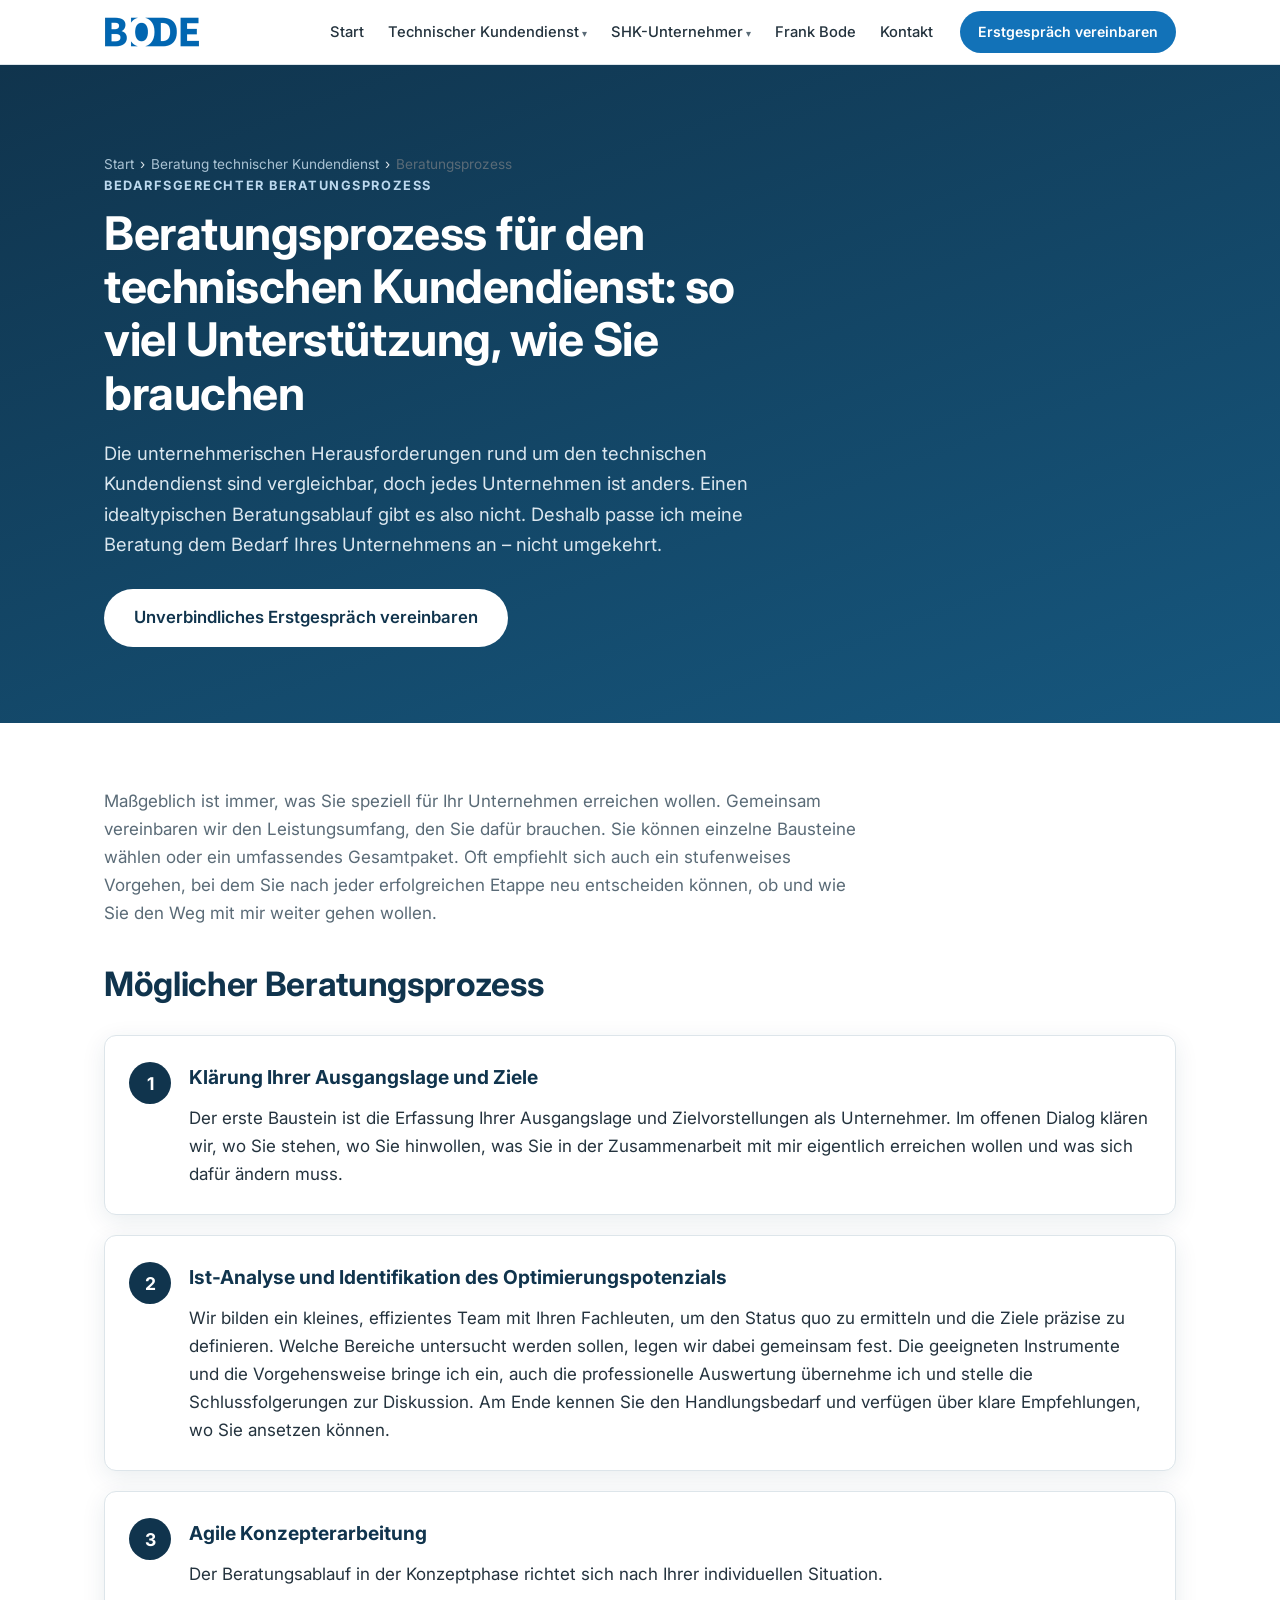
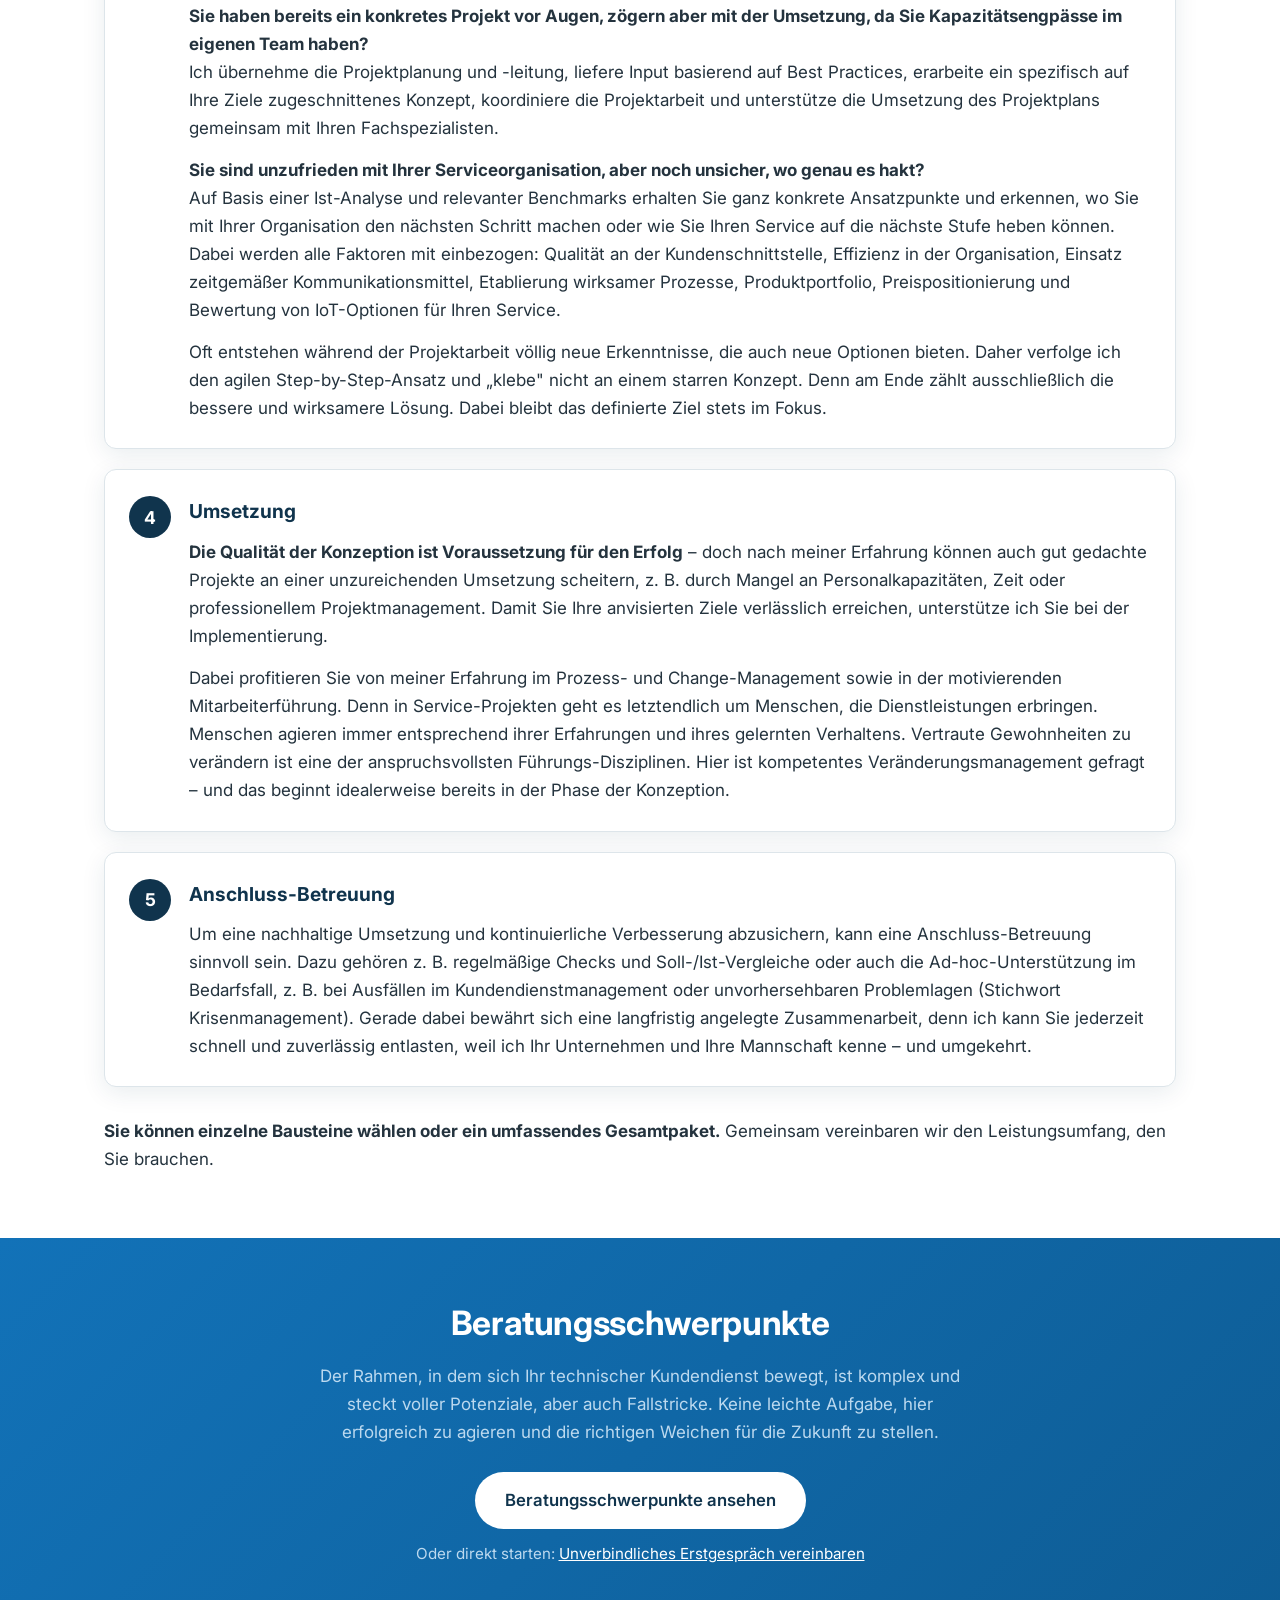
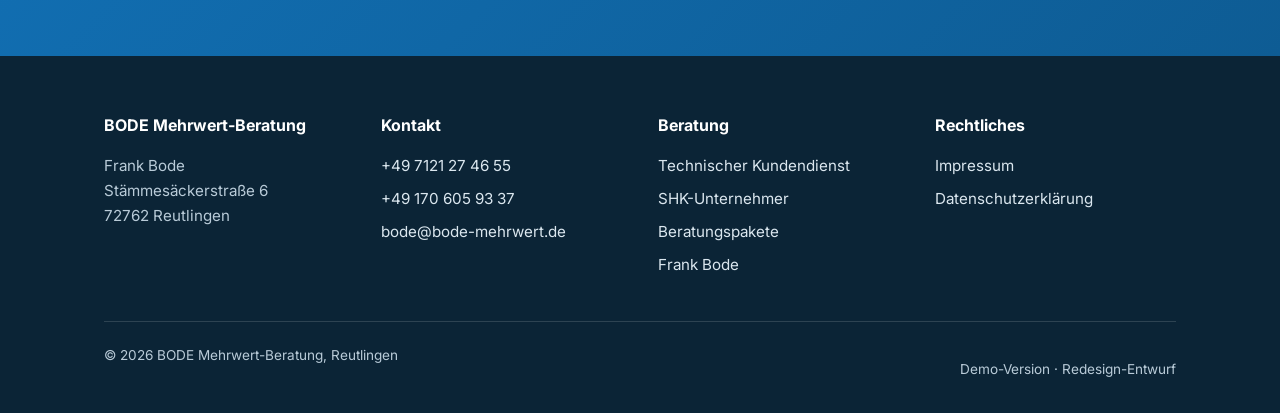
<file: beratungsprozess-techn-kundendienst.html>
<!DOCTYPE html>
<html lang="de">
<head>
<meta charset="utf-8">
<meta name="viewport" content="width=device-width, initial-scale=1.0">
<title>Beratungsprozess technischer Kundendienst: 5 Bausteine – BODE Mehrwert-Beratung</title>
<meta name="description" content="Bedarfsgerechter Beratungsprozess in 5 Bausteinen: von der Klärung der Ausgangslage über Ist-Analyse und agile Konzepterarbeitung bis zur Umsetzung.">
<meta name="robots" content="index,follow">
<link rel="preconnect" href="https://fonts.googleapis.com">
<link rel="preconnect" href="https://fonts.gstatic.com" crossorigin>
<link href="https://fonts.googleapis.com/css2?family=Inter:wght@400;500;600;700;800&display=swap" rel="stylesheet">
<link rel="stylesheet" href="css/style.css">
<script type="application/ld+json">
{
  "@context": "https://schema.org",
  "@type": "BreadcrumbList",
  "itemListElement": [
    { "@type": "ListItem", "position": 1, "name": "Start", "item": "index.html" },
    { "@type": "ListItem", "position": 2, "name": "Beratung technischer Kundendienst", "item": "beratung.html" },
    { "@type": "ListItem", "position": 3, "name": "Beratungsprozess", "item": "beratungsprozess-techn-kundendienst.html" }
  ]
}
</script>
</head>
<body>
<a class="skip-link" href="#inhalt">Zum Inhalt springen</a>

<header class="site-header">
  <div class="container header-inner">
    <a class="logo" href="index.html"><img src="assets/logo.webp" alt="BODE Mehrwert-Beratung – zur Startseite" width="99" height="30"></a>
    <button class="nav-toggle" aria-expanded="false" aria-label="Menü öffnen">☰</button>
    <nav class="main-nav" aria-label="Hauptnavigation">
      <ul>
        <li><a href="index.html">Start</a></li>
        <li class="has-sub"><a href="beratung.html">Technischer Kundendienst</a>
          <ul>
            <li><a href="beratung.html">Beratung</a></li>
            <li><a href="beratungsprozess-techn-kundendienst.html" aria-current="page">Beratungsprozess</a></li>
            <li><a href="beratungsschwerpunkte.html">Beratungsschwerpunkte</a></li>
          </ul>
        </li>
        <li class="has-sub"><a href="mehrwert-beratung.html">SHK-Unternehmer</a>
          <ul>
            <li><a href="mehrwert-beratung.html">Mehrwert-Beratung</a></li>
            <li><a href="beratungsprozess.html">Beratungsprozess</a></li>
            <li><a href="beratungspakete.html">Beratungspakete</a></li>
          </ul>
        </li>
        <li><a href="frank-bode.html">Frank Bode</a></li>
        <li><a href="kontakt.html">Kontakt</a></li>
      </ul>
    </nav>
    <a class="btn btn-sm header-cta" href="kontakt.html">Erstgespräch vereinbaren</a>
  </div>
</header>

<main id="inhalt">

  <div class="hero">
    <div class="container">
      <nav class="breadcrumb" aria-label="Brotkrumen">
        <ol><li><a href="index.html" style="color:#a9c2d3">Start</a></li><li><a href="beratung.html" style="color:#a9c2d3">Beratung technischer Kundendienst</a></li><li>Beratungsprozess</li></ol>
      </nav>
      <span class="kicker">Bedarfsgerechter Beratungsprozess</span>
      <h1>Beratungsprozess für den technischen Kundendienst: so viel Unterstützung, wie Sie brauchen</h1>
      <p class="lead">Die unternehmerischen Herausforderungen rund um den technischen Kundendienst sind vergleichbar, doch jedes Unternehmen ist anders. Einen idealtypischen Beratungsablauf gibt es also nicht. Deshalb passe ich meine Beratung dem Bedarf Ihres Unternehmens an – nicht umgekehrt.</p>
      <div class="hero-ctas">
        <a class="btn btn-lg" href="kontakt.html">Unverbindliches Erstgespräch vereinbaren</a>
      </div>
    </div>
  </div>

  <section>
    <div class="container">
      <p class="section-intro">Maßgeblich ist immer, was Sie speziell für Ihr Unternehmen erreichen wollen. Gemeinsam vereinbaren wir den Leistungsumfang, den Sie dafür brauchen. Sie können einzelne Bausteine wählen oder ein umfassendes Gesamtpaket. Oft empfiehlt sich auch ein stufenweises Vorgehen, bei dem Sie nach jeder erfolgreichen Etappe neu entscheiden können, ob und wie Sie den Weg mit mir weiter gehen wollen.</p>

      <h2>Möglicher Beratungsprozess</h2>
      <div class="steps">
        <div class="step">
          <h3>Klärung Ihrer Ausgangslage und Ziele</h3>
          <p>Der erste Baustein ist die Erfassung Ihrer Ausgangslage und Zielvorstellungen als Unternehmer. Im offenen Dialog klären wir, wo Sie stehen, wo Sie hinwollen, was Sie in der Zusammenarbeit mit mir eigentlich erreichen wollen und was sich dafür ändern muss.</p>
        </div>
        <div class="step">
          <h3>Ist-Analyse und Identifikation des Optimierungspotenzials</h3>
          <p>Wir bilden ein kleines, effizientes Team mit Ihren Fachleuten, um den Status quo zu ermitteln und die Ziele präzise zu definieren. Welche Bereiche untersucht werden sollen, legen wir dabei gemeinsam fest. Die geeigneten Instrumente und die Vorgehensweise bringe ich ein, auch die professionelle Auswertung übernehme ich und stelle die Schlussfolgerungen zur Diskussion. Am Ende kennen Sie den Handlungsbedarf und verfügen über klare Empfehlungen, wo Sie ansetzen können.</p>
        </div>
        <div class="step">
          <h3>Agile Konzepterarbeitung</h3>
          <p>Der Beratungsablauf in der Konzeptphase richtet sich nach Ihrer individuellen Situation.</p>
          <p><strong>Sie haben bereits ein konkretes Projekt vor Augen, zögern aber mit der Umsetzung, da Sie Kapazitätsengpässe im eigenen Team haben?</strong><br>
          Ich übernehme die Projektplanung und -leitung, liefere Input basierend auf Best Practices, erarbeite ein spezifisch auf Ihre Ziele zugeschnittenes Konzept, koordiniere die Projektarbeit und unterstütze die Umsetzung des Projektplans gemeinsam mit Ihren Fachspezialisten.</p>
          <p><strong>Sie sind unzufrieden mit Ihrer Serviceorganisation, aber noch unsicher, wo genau es hakt?</strong><br>
          Auf Basis einer Ist-Analyse und relevanter Benchmarks erhalten Sie ganz konkrete Ansatzpunkte und erkennen, wo Sie mit Ihrer Organisation den nächsten Schritt machen oder wie Sie Ihren Service auf die nächste Stufe heben können. Dabei werden alle Faktoren mit einbezogen: Qualität an der Kundenschnittstelle, Effizienz in der Organisation, Einsatz zeitgemäßer Kommunikationsmittel, Etablierung wirksamer Prozesse, Produktportfolio, Preispositionierung und Bewertung von IoT-Optionen für Ihren Service.</p>
          <p>Oft entstehen während der Projektarbeit völlig neue Erkenntnisse, die auch neue Optionen bieten. Daher verfolge ich den agilen Step-by-Step-Ansatz und „klebe" nicht an einem starren Konzept. Denn am Ende zählt ausschließlich die bessere und wirksamere Lösung. Dabei bleibt das definierte Ziel stets im Fokus.</p>
        </div>
        <div class="step">
          <h3>Umsetzung</h3>
          <p><strong>Die Qualität der Konzeption ist Voraussetzung für den Erfolg</strong> – doch nach meiner Erfahrung können auch gut gedachte Projekte an einer unzureichenden Umsetzung scheitern, z. B. durch Mangel an Personalkapazitäten, Zeit oder professionellem Projektmanagement. Damit Sie Ihre anvisierten Ziele verlässlich erreichen, unterstütze ich Sie bei der Implementierung.</p>
          <p>Dabei profitieren Sie von meiner Erfahrung im Prozess- und Change-Management sowie in der motivierenden Mitarbeiterführung. Denn in Service-Projekten geht es letztendlich um Menschen, die Dienstleistungen erbringen. Menschen agieren immer entsprechend ihrer Erfahrungen und ihres gelernten Verhaltens. Vertraute Gewohnheiten zu verändern ist eine der anspruchsvollsten Führungs-Disziplinen. Hier ist kompetentes Veränderungsmanagement gefragt – und das beginnt idealerweise bereits in der Phase der Konzeption.</p>
        </div>
        <div class="step">
          <h3>Anschluss-Betreuung</h3>
          <p>Um eine nachhaltige Umsetzung und kontinuierliche Verbesserung abzusichern, kann eine Anschluss-Betreuung sinnvoll sein. Dazu gehören z. B. regelmäßige Checks und Soll-/Ist-Vergleiche oder auch die Ad-hoc-Unterstützung im Bedarfsfall, z. B. bei Ausfällen im Kundendienstmanagement oder unvorhersehbaren Problemlagen (Stichwort Krisenmanagement). Gerade dabei bewährt sich eine langfristig angelegte Zusammenarbeit, denn ich kann Sie jederzeit schnell und zuverlässig entlasten, weil ich Ihr Unternehmen und Ihre Mannschaft kenne – und umgekehrt.</p>
        </div>
      </div>

      <p style="margin-top:30px"><strong>Sie können einzelne Bausteine wählen oder ein umfassendes Gesamtpaket.</strong> Gemeinsam vereinbaren wir den Leistungsumfang, den Sie brauchen.</p>
    </div>
  </section>

  <section class="cta-band">
    <div class="container">
      <h2>Beratungsschwerpunkte</h2>
      <p>Der Rahmen, in dem sich Ihr technischer Kundendienst bewegt, ist komplex und steckt voller Potenziale, aber auch Fallstricke. Keine leichte Aufgabe, hier erfolgreich zu agieren und die richtigen Weichen für die Zukunft zu stellen.</p>
      <a class="btn btn-lg" href="beratungsschwerpunkte.html">Beratungsschwerpunkte ansehen</a>
      <p class="cta-meta">Oder direkt starten: <a href="kontakt.html">Unverbindliches Erstgespräch vereinbaren</a></p>
    </div>
  </section>

</main>

<footer class="site-footer">
  <div class="container">
    <div class="footer-grid">
      <div>
        <h3>BODE Mehrwert-Beratung</h3>
        <p>Frank Bode<br>Stämmesäckerstraße 6<br>72762 Reutlingen</p>
      </div>
      <div>
        <h3>Kontakt</h3>
        <ul>
          <li><a href="tel:+497121274655">+49 7121 27 46 55</a></li>
          <li><a href="tel:+491706059337">+49 170 605 93 37</a></li>
          <li><a href="mailto:bode@bode-mehrwert.de">bode@bode-mehrwert.de</a></li>
        </ul>
      </div>
      <div>
        <h3>Beratung</h3>
        <ul>
          <li><a href="beratung.html">Technischer Kundendienst</a></li>
          <li><a href="mehrwert-beratung.html">SHK-Unternehmer</a></li>
          <li><a href="beratungspakete.html">Beratungspakete</a></li>
          <li><a href="frank-bode.html">Frank Bode</a></li>
        </ul>
      </div>
      <div>
        <h3>Rechtliches</h3>
        <ul>
          <li><a href="impressum.html">Impressum</a></li>
          <li><a href="datenschutz.html">Datenschutzerklärung</a></li>
        </ul>
      </div>
    </div>
    <div class="footer-bottom">
      <p>© 2026 BODE Mehrwert-Beratung, Reutlingen</p>
      <p>Demo-Version · Redesign-Entwurf</p>
    </div>
  </div>
</footer>
<script src="js/main.js"></script>
</body>
</html>
</file>
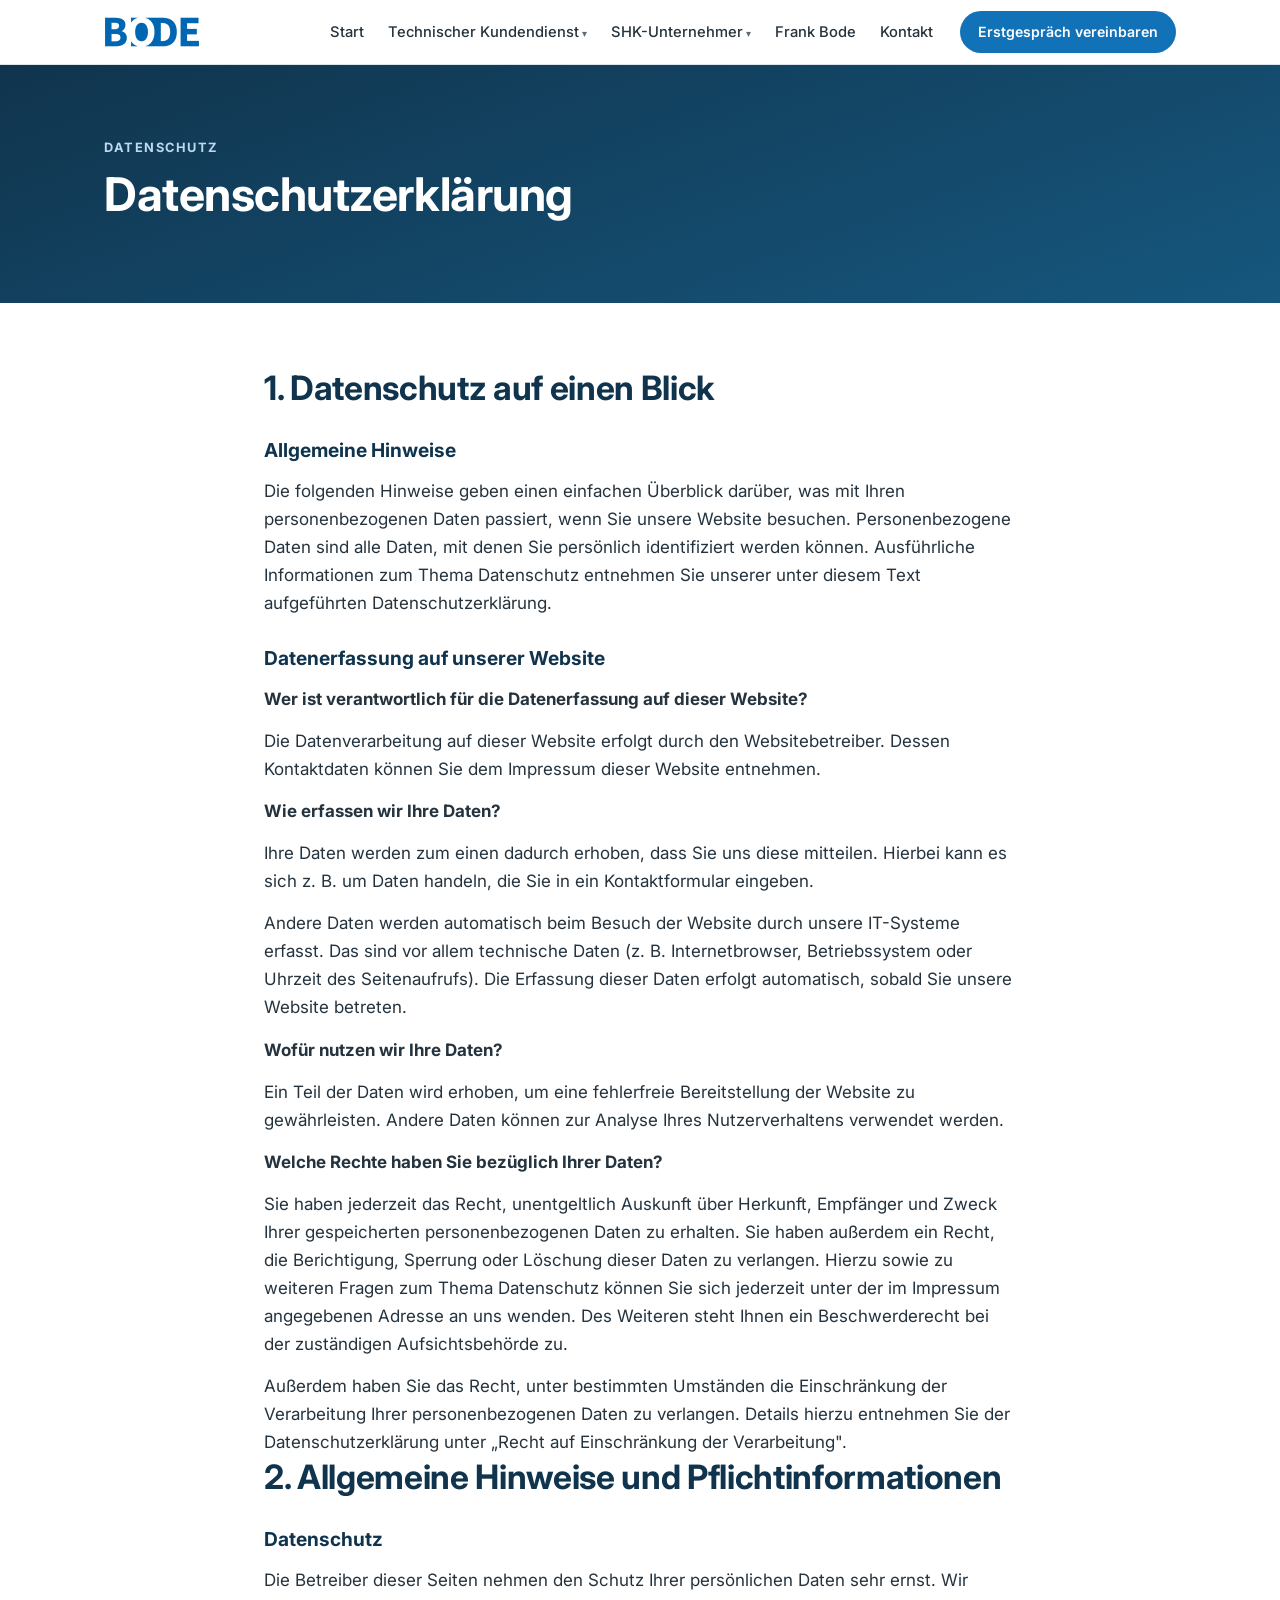
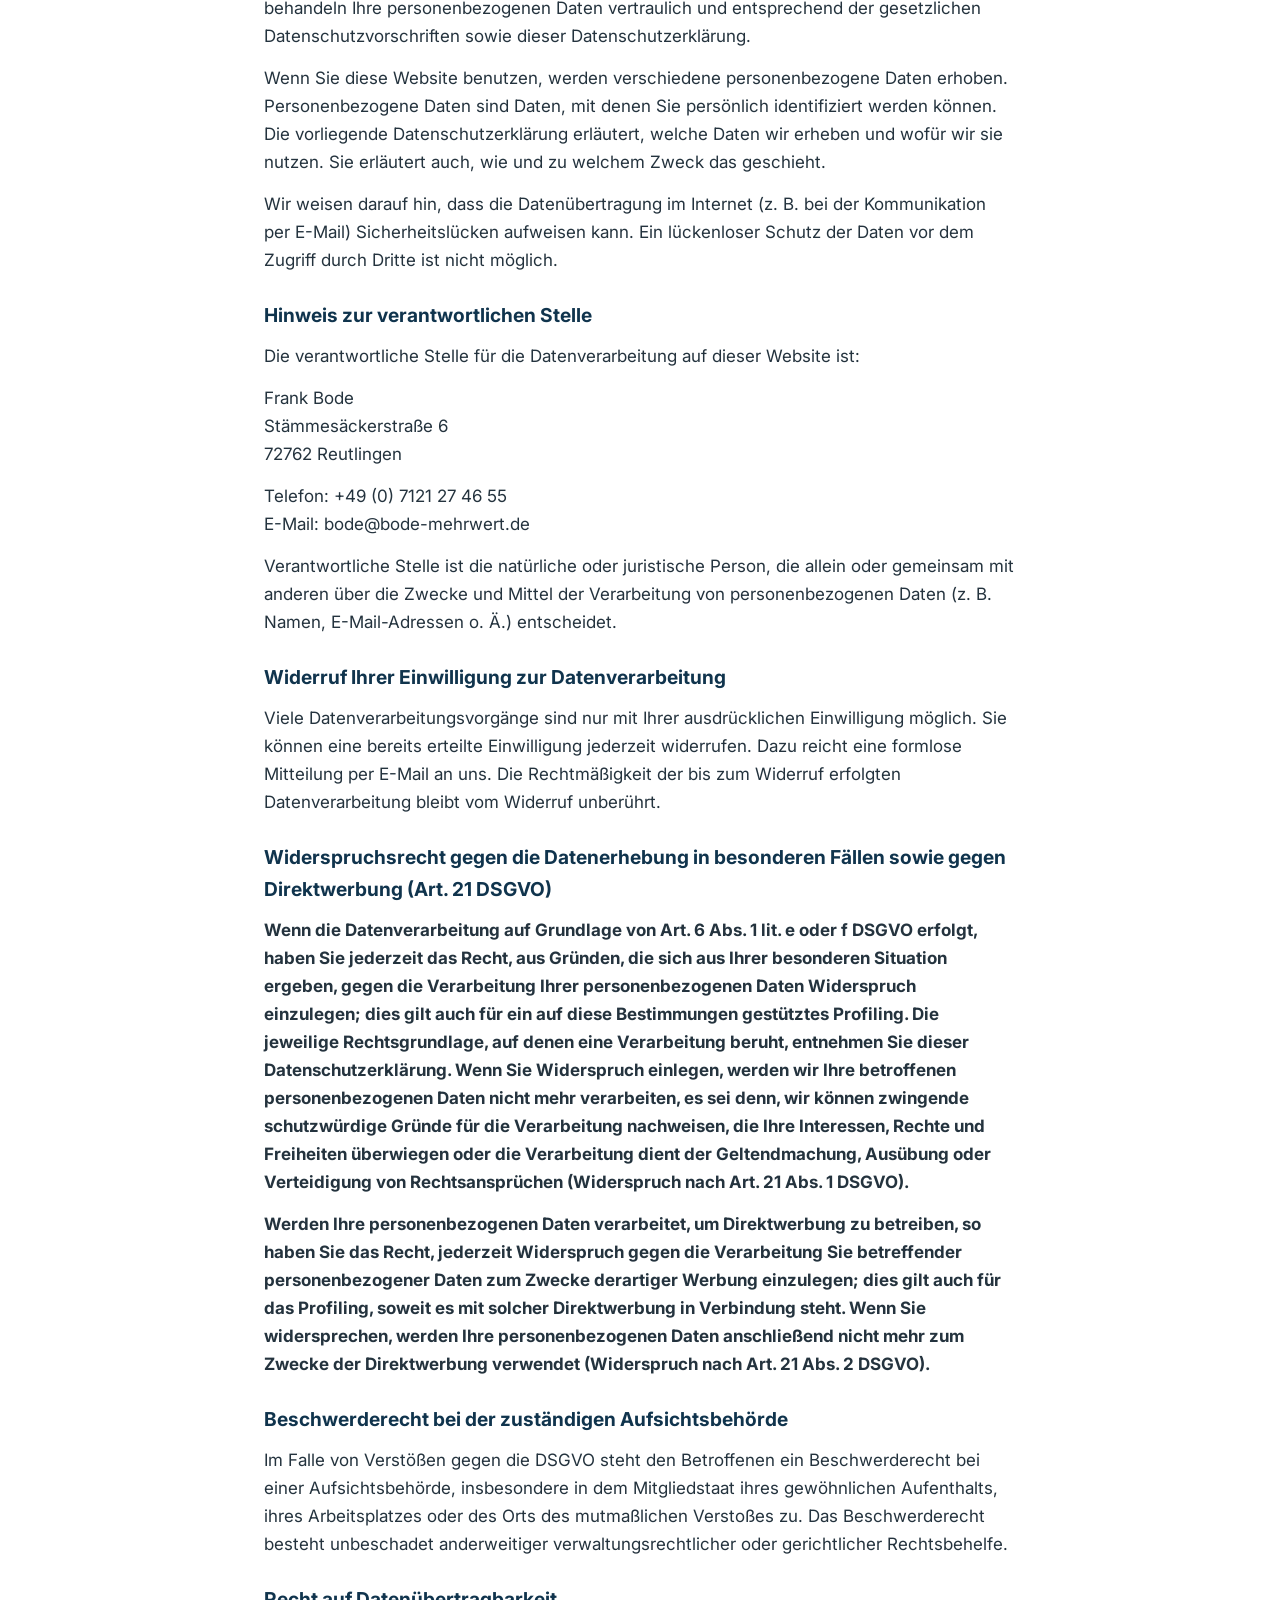
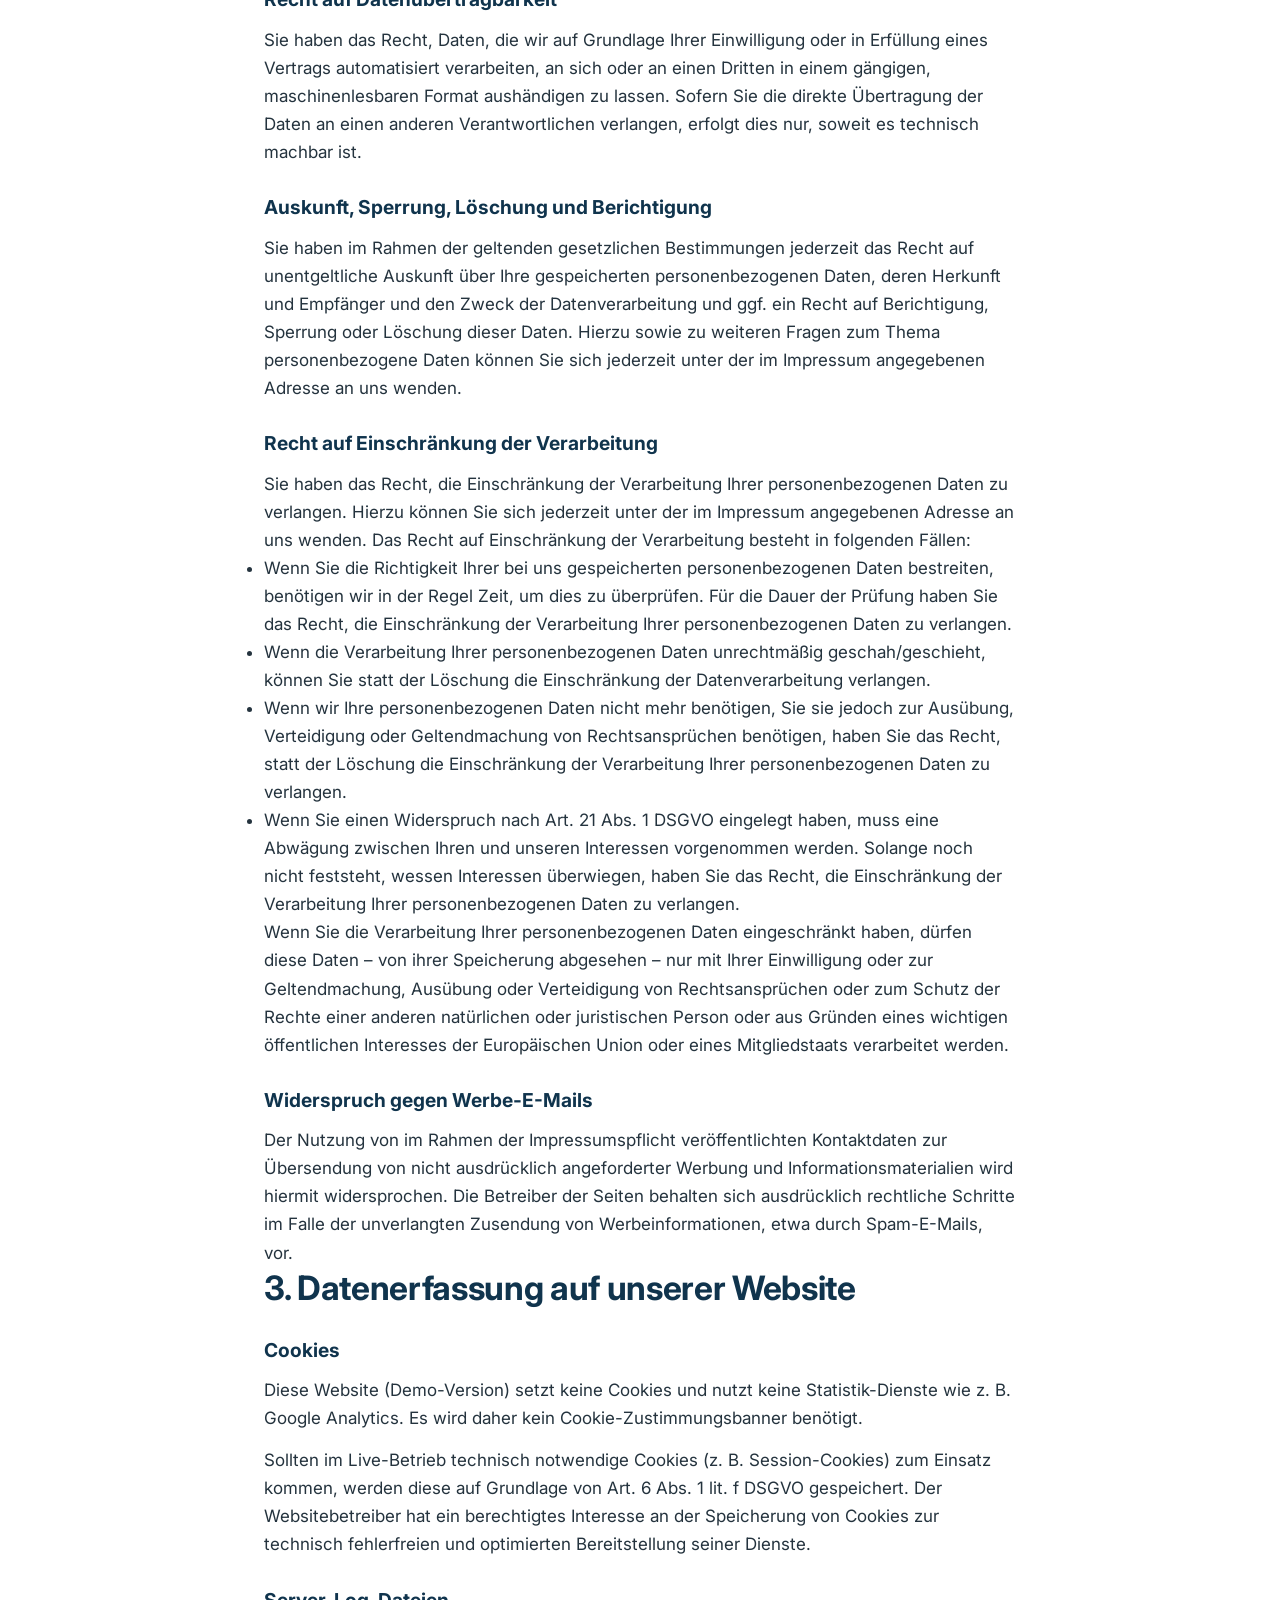
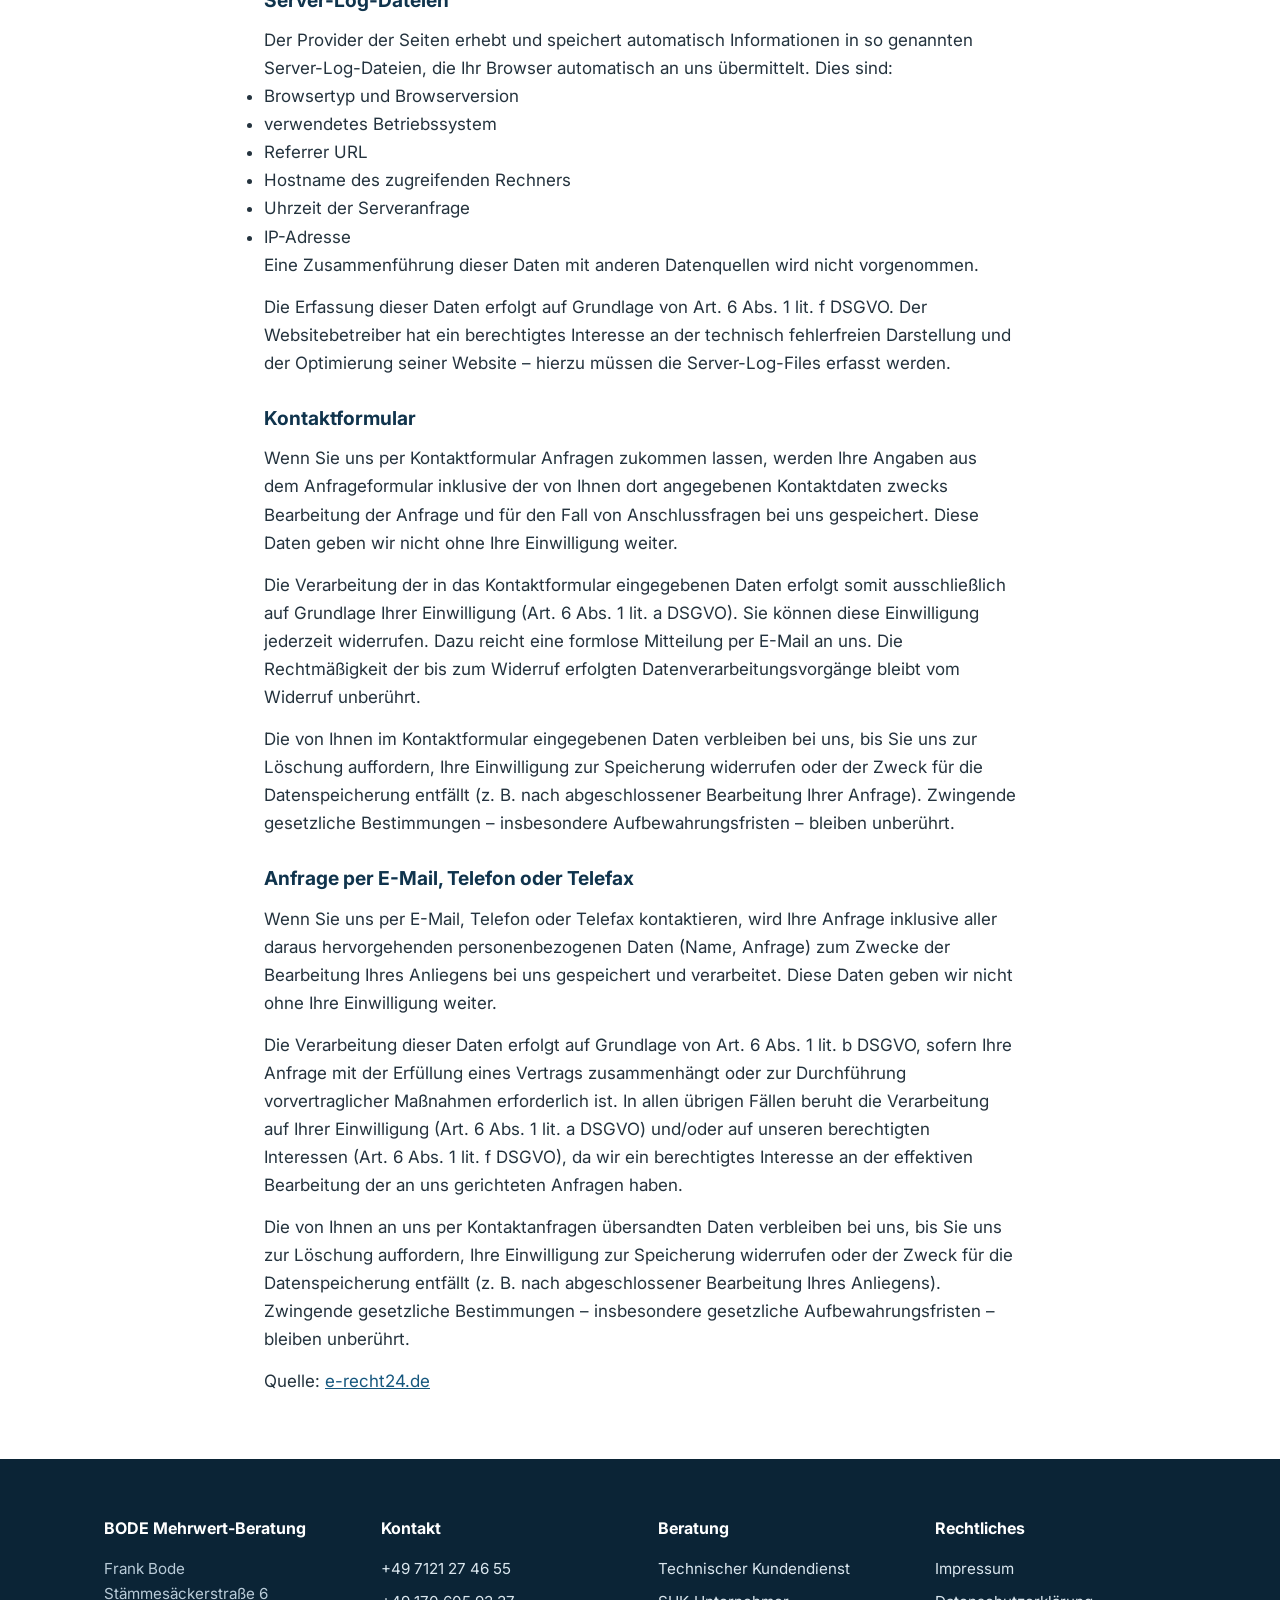
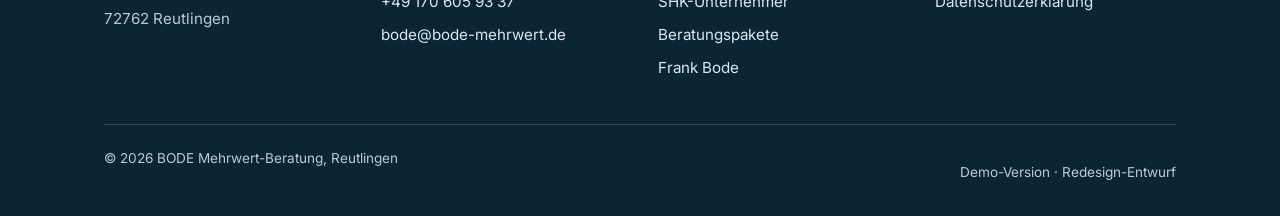
<file: datenschutz.html>
<!DOCTYPE html>
<html lang="de">
<head>
<meta charset="utf-8">
<meta name="viewport" content="width=device-width, initial-scale=1.0">
<title>Datenschutzerklärung – BODE Mehrwert-Beratung</title>
<meta name="description" content="Datenschutzerklärung der BODE Mehrwert-Beratung: Informationen zur Erhebung und Verarbeitung personenbezogener Daten auf dieser Website.">
<meta name="robots" content="index,follow">
<link rel="preconnect" href="https://fonts.googleapis.com">
<link rel="preconnect" href="https://fonts.gstatic.com" crossorigin>
<link href="https://fonts.googleapis.com/css2?family=Inter:wght@400;500;600;700;800&display=swap" rel="stylesheet">
<link rel="stylesheet" href="css/style.css">
</head>
<body>
<a class="skip-link" href="#inhalt">Zum Inhalt springen</a>

<header class="site-header">
  <div class="container header-inner">
    <a class="logo" href="index.html"><img src="assets/logo.webp" alt="BODE Mehrwert-Beratung – zur Startseite" width="99" height="30"></a>
    <button class="nav-toggle" aria-expanded="false" aria-label="Menü öffnen">☰</button>
    <nav class="main-nav" aria-label="Hauptnavigation">
      <ul>
        <li><a href="index.html">Start</a></li>
        <li class="has-sub"><a href="beratung.html">Technischer Kundendienst</a>
          <ul>
            <li><a href="beratung.html">Beratung</a></li>
            <li><a href="beratungsprozess-techn-kundendienst.html">Beratungsprozess</a></li>
            <li><a href="beratungsschwerpunkte.html">Beratungsschwerpunkte</a></li>
          </ul>
        </li>
        <li class="has-sub"><a href="mehrwert-beratung.html">SHK-Unternehmer</a>
          <ul>
            <li><a href="mehrwert-beratung.html">Mehrwert-Beratung</a></li>
            <li><a href="beratungsprozess.html">Beratungsprozess</a></li>
            <li><a href="beratungspakete.html">Beratungspakete</a></li>
          </ul>
        </li>
        <li><a href="frank-bode.html">Frank Bode</a></li>
        <li><a href="kontakt.html">Kontakt</a></li>
      </ul>
    </nav>
    <a class="btn btn-sm header-cta" href="kontakt.html">Erstgespräch vereinbaren</a>
  </div>
</header>

<main id="inhalt">

  <div class="hero">
    <div class="container">
      <span class="kicker">Datenschutz</span>
      <h1>Datenschutzerklärung</h1>
    </div>
  </div>

  <section>
    <div class="container" style="max-width:800px">
      <h2>1. Datenschutz auf einen Blick</h2>

      <h3>Allgemeine Hinweise</h3>
      <p>Die folgenden Hinweise geben einen einfachen Überblick darüber, was mit Ihren personenbezogenen Daten passiert, wenn Sie unsere Website besuchen. Personenbezogene Daten sind alle Daten, mit denen Sie persönlich identifiziert werden können. Ausführliche Informationen zum Thema Datenschutz entnehmen Sie unserer unter diesem Text aufgeführten Datenschutzerklärung.</p>

      <h3>Datenerfassung auf unserer Website</h3>
      <p><strong>Wer ist verantwortlich für die Datenerfassung auf dieser Website?</strong></p>
      <p>Die Datenverarbeitung auf dieser Website erfolgt durch den Websitebetreiber. Dessen Kontaktdaten können Sie dem Impressum dieser Website entnehmen.</p>
      <p><strong>Wie erfassen wir Ihre Daten?</strong></p>
      <p>Ihre Daten werden zum einen dadurch erhoben, dass Sie uns diese mitteilen. Hierbei kann es sich z. B. um Daten handeln, die Sie in ein Kontaktformular eingeben.</p>
      <p>Andere Daten werden automatisch beim Besuch der Website durch unsere IT-Systeme erfasst. Das sind vor allem technische Daten (z. B. Internetbrowser, Betriebssystem oder Uhrzeit des Seitenaufrufs). Die Erfassung dieser Daten erfolgt automatisch, sobald Sie unsere Website betreten.</p>
      <p><strong>Wofür nutzen wir Ihre Daten?</strong></p>
      <p>Ein Teil der Daten wird erhoben, um eine fehlerfreie Bereitstellung der Website zu gewährleisten. Andere Daten können zur Analyse Ihres Nutzerverhaltens verwendet werden.</p>
      <p><strong>Welche Rechte haben Sie bezüglich Ihrer Daten?</strong></p>
      <p>Sie haben jederzeit das Recht, unentgeltlich Auskunft über Herkunft, Empfänger und Zweck Ihrer gespeicherten personenbezogenen Daten zu erhalten. Sie haben außerdem ein Recht, die Berichtigung, Sperrung oder Löschung dieser Daten zu verlangen. Hierzu sowie zu weiteren Fragen zum Thema Datenschutz können Sie sich jederzeit unter der im Impressum angegebenen Adresse an uns wenden. Des Weiteren steht Ihnen ein Beschwerderecht bei der zuständigen Aufsichtsbehörde zu.</p>
      <p>Außerdem haben Sie das Recht, unter bestimmten Umständen die Einschränkung der Verarbeitung Ihrer personenbezogenen Daten zu verlangen. Details hierzu entnehmen Sie der Datenschutzerklärung unter „Recht auf Einschränkung der Verarbeitung".</p>

      <h2>2. Allgemeine Hinweise und Pflichtinformationen</h2>

      <h3>Datenschutz</h3>
      <p>Die Betreiber dieser Seiten nehmen den Schutz Ihrer persönlichen Daten sehr ernst. Wir behandeln Ihre personenbezogenen Daten vertraulich und entsprechend der gesetzlichen Datenschutzvorschriften sowie dieser Datenschutzerklärung.</p>
      <p>Wenn Sie diese Website benutzen, werden verschiedene personenbezogene Daten erhoben. Personenbezogene Daten sind Daten, mit denen Sie persönlich identifiziert werden können. Die vorliegende Datenschutzerklärung erläutert, welche Daten wir erheben und wofür wir sie nutzen. Sie erläutert auch, wie und zu welchem Zweck das geschieht.</p>
      <p>Wir weisen darauf hin, dass die Datenübertragung im Internet (z. B. bei der Kommunikation per E-Mail) Sicherheitslücken aufweisen kann. Ein lückenloser Schutz der Daten vor dem Zugriff durch Dritte ist nicht möglich.</p>

      <h3>Hinweis zur verantwortlichen Stelle</h3>
      <p>Die verantwortliche Stelle für die Datenverarbeitung auf dieser Website ist:</p>
      <p>Frank Bode<br>Stämmesäckerstraße 6<br>72762 Reutlingen</p>
      <p>Telefon: +49 (0) 7121 27 46 55<br>E-Mail: bode@bode-mehrwert.de</p>
      <p>Verantwortliche Stelle ist die natürliche oder juristische Person, die allein oder gemeinsam mit anderen über die Zwecke und Mittel der Verarbeitung von personenbezogenen Daten (z. B. Namen, E-Mail-Adressen o. Ä.) entscheidet.</p>

      <h3>Widerruf Ihrer Einwilligung zur Datenverarbeitung</h3>
      <p>Viele Datenverarbeitungsvorgänge sind nur mit Ihrer ausdrücklichen Einwilligung möglich. Sie können eine bereits erteilte Einwilligung jederzeit widerrufen. Dazu reicht eine formlose Mitteilung per E-Mail an uns. Die Rechtmäßigkeit der bis zum Widerruf erfolgten Datenverarbeitung bleibt vom Widerruf unberührt.</p>

      <h3>Widerspruchsrecht gegen die Datenerhebung in besonderen Fällen sowie gegen Direktwerbung (Art. 21 DSGVO)</h3>
      <p><strong>Wenn die Datenverarbeitung auf Grundlage von Art. 6 Abs. 1 lit. e oder f DSGVO erfolgt, haben Sie jederzeit das Recht, aus Gründen, die sich aus Ihrer besonderen Situation ergeben, gegen die Verarbeitung Ihrer personenbezogenen Daten Widerspruch einzulegen; dies gilt auch für ein auf diese Bestimmungen gestütztes Profiling. Die jeweilige Rechtsgrundlage, auf denen eine Verarbeitung beruht, entnehmen Sie dieser Datenschutzerklärung. Wenn Sie Widerspruch einlegen, werden wir Ihre betroffenen personenbezogenen Daten nicht mehr verarbeiten, es sei denn, wir können zwingende schutzwürdige Gründe für die Verarbeitung nachweisen, die Ihre Interessen, Rechte und Freiheiten überwiegen oder die Verarbeitung dient der Geltendmachung, Ausübung oder Verteidigung von Rechtsansprüchen (Widerspruch nach Art. 21 Abs. 1 DSGVO).</strong></p>
      <p><strong>Werden Ihre personenbezogenen Daten verarbeitet, um Direktwerbung zu betreiben, so haben Sie das Recht, jederzeit Widerspruch gegen die Verarbeitung Sie betreffender personenbezogener Daten zum Zwecke derartiger Werbung einzulegen; dies gilt auch für das Profiling, soweit es mit solcher Direktwerbung in Verbindung steht. Wenn Sie widersprechen, werden Ihre personenbezogenen Daten anschließend nicht mehr zum Zwecke der Direktwerbung verwendet (Widerspruch nach Art. 21 Abs. 2 DSGVO).</strong></p>

      <h3>Beschwerderecht bei der zuständigen Aufsichtsbehörde</h3>
      <p>Im Falle von Verstößen gegen die DSGVO steht den Betroffenen ein Beschwerderecht bei einer Aufsichtsbehörde, insbesondere in dem Mitgliedstaat ihres gewöhnlichen Aufenthalts, ihres Arbeitsplatzes oder des Orts des mutmaßlichen Verstoßes zu. Das Beschwerderecht besteht unbeschadet anderweitiger verwaltungsrechtlicher oder gerichtlicher Rechtsbehelfe.</p>

      <h3>Recht auf Datenübertragbarkeit</h3>
      <p>Sie haben das Recht, Daten, die wir auf Grundlage Ihrer Einwilligung oder in Erfüllung eines Vertrags automatisiert verarbeiten, an sich oder an einen Dritten in einem gängigen, maschinenlesbaren Format aushändigen zu lassen. Sofern Sie die direkte Übertragung der Daten an einen anderen Verantwortlichen verlangen, erfolgt dies nur, soweit es technisch machbar ist.</p>

      <h3>Auskunft, Sperrung, Löschung und Berichtigung</h3>
      <p>Sie haben im Rahmen der geltenden gesetzlichen Bestimmungen jederzeit das Recht auf unentgeltliche Auskunft über Ihre gespeicherten personenbezogenen Daten, deren Herkunft und Empfänger und den Zweck der Datenverarbeitung und ggf. ein Recht auf Berichtigung, Sperrung oder Löschung dieser Daten. Hierzu sowie zu weiteren Fragen zum Thema personenbezogene Daten können Sie sich jederzeit unter der im Impressum angegebenen Adresse an uns wenden.</p>

      <h3>Recht auf Einschränkung der Verarbeitung</h3>
      <p>Sie haben das Recht, die Einschränkung der Verarbeitung Ihrer personenbezogenen Daten zu verlangen. Hierzu können Sie sich jederzeit unter der im Impressum angegebenen Adresse an uns wenden. Das Recht auf Einschränkung der Verarbeitung besteht in folgenden Fällen:</p>
      <ul>
        <li>Wenn Sie die Richtigkeit Ihrer bei uns gespeicherten personenbezogenen Daten bestreiten, benötigen wir in der Regel Zeit, um dies zu überprüfen. Für die Dauer der Prüfung haben Sie das Recht, die Einschränkung der Verarbeitung Ihrer personenbezogenen Daten zu verlangen.</li>
        <li>Wenn die Verarbeitung Ihrer personenbezogenen Daten unrechtmäßig geschah/geschieht, können Sie statt der Löschung die Einschränkung der Datenverarbeitung verlangen.</li>
        <li>Wenn wir Ihre personenbezogenen Daten nicht mehr benötigen, Sie sie jedoch zur Ausübung, Verteidigung oder Geltendmachung von Rechtsansprüchen benötigen, haben Sie das Recht, statt der Löschung die Einschränkung der Verarbeitung Ihrer personenbezogenen Daten zu verlangen.</li>
        <li>Wenn Sie einen Widerspruch nach Art. 21 Abs. 1 DSGVO eingelegt haben, muss eine Abwägung zwischen Ihren und unseren Interessen vorgenommen werden. Solange noch nicht feststeht, wessen Interessen überwiegen, haben Sie das Recht, die Einschränkung der Verarbeitung Ihrer personenbezogenen Daten zu verlangen.</li>
      </ul>
      <p>Wenn Sie die Verarbeitung Ihrer personenbezogenen Daten eingeschränkt haben, dürfen diese Daten – von ihrer Speicherung abgesehen – nur mit Ihrer Einwilligung oder zur Geltendmachung, Ausübung oder Verteidigung von Rechtsansprüchen oder zum Schutz der Rechte einer anderen natürlichen oder juristischen Person oder aus Gründen eines wichtigen öffentlichen Interesses der Europäischen Union oder eines Mitgliedstaats verarbeitet werden.</p>

      <h3>Widerspruch gegen Werbe-E-Mails</h3>
      <p>Der Nutzung von im Rahmen der Impressumspflicht veröffentlichten Kontaktdaten zur Übersendung von nicht ausdrücklich angeforderter Werbung und Informationsmaterialien wird hiermit widersprochen. Die Betreiber der Seiten behalten sich ausdrücklich rechtliche Schritte im Falle der unverlangten Zusendung von Werbeinformationen, etwa durch Spam-E-Mails, vor.</p>

      <h2>3. Datenerfassung auf unserer Website</h2>

      <h3>Cookies</h3>
      <p>Diese Website (Demo-Version) setzt keine Cookies und nutzt keine Statistik-Dienste wie z. B. Google Analytics. Es wird daher kein Cookie-Zustimmungsbanner benötigt.</p>
      <p>Sollten im Live-Betrieb technisch notwendige Cookies (z. B. Session-Cookies) zum Einsatz kommen, werden diese auf Grundlage von Art. 6 Abs. 1 lit. f DSGVO gespeichert. Der Websitebetreiber hat ein berechtigtes Interesse an der Speicherung von Cookies zur technisch fehlerfreien und optimierten Bereitstellung seiner Dienste.</p>

      <h3>Server-Log-Dateien</h3>
      <p>Der Provider der Seiten erhebt und speichert automatisch Informationen in so genannten Server-Log-Dateien, die Ihr Browser automatisch an uns übermittelt. Dies sind:</p>
      <ul>
        <li>Browsertyp und Browserversion</li>
        <li>verwendetes Betriebssystem</li>
        <li>Referrer URL</li>
        <li>Hostname des zugreifenden Rechners</li>
        <li>Uhrzeit der Serveranfrage</li>
        <li>IP-Adresse</li>
      </ul>
      <p>Eine Zusammenführung dieser Daten mit anderen Datenquellen wird nicht vorgenommen.</p>
      <p>Die Erfassung dieser Daten erfolgt auf Grundlage von Art. 6 Abs. 1 lit. f DSGVO. Der Websitebetreiber hat ein berechtigtes Interesse an der technisch fehlerfreien Darstellung und der Optimierung seiner Website – hierzu müssen die Server-Log-Files erfasst werden.</p>

      <h3>Kontaktformular</h3>
      <p>Wenn Sie uns per Kontaktformular Anfragen zukommen lassen, werden Ihre Angaben aus dem Anfrageformular inklusive der von Ihnen dort angegebenen Kontaktdaten zwecks Bearbeitung der Anfrage und für den Fall von Anschlussfragen bei uns gespeichert. Diese Daten geben wir nicht ohne Ihre Einwilligung weiter.</p>
      <p>Die Verarbeitung der in das Kontaktformular eingegebenen Daten erfolgt somit ausschließlich auf Grundlage Ihrer Einwilligung (Art. 6 Abs. 1 lit. a DSGVO). Sie können diese Einwilligung jederzeit widerrufen. Dazu reicht eine formlose Mitteilung per E-Mail an uns. Die Rechtmäßigkeit der bis zum Widerruf erfolgten Datenverarbeitungsvorgänge bleibt vom Widerruf unberührt.</p>
      <p>Die von Ihnen im Kontaktformular eingegebenen Daten verbleiben bei uns, bis Sie uns zur Löschung auffordern, Ihre Einwilligung zur Speicherung widerrufen oder der Zweck für die Datenspeicherung entfällt (z. B. nach abgeschlossener Bearbeitung Ihrer Anfrage). Zwingende gesetzliche Bestimmungen – insbesondere Aufbewahrungsfristen – bleiben unberührt.</p>

      <h3>Anfrage per E-Mail, Telefon oder Telefax</h3>
      <p>Wenn Sie uns per E-Mail, Telefon oder Telefax kontaktieren, wird Ihre Anfrage inklusive aller daraus hervorgehenden personenbezogenen Daten (Name, Anfrage) zum Zwecke der Bearbeitung Ihres Anliegens bei uns gespeichert und verarbeitet. Diese Daten geben wir nicht ohne Ihre Einwilligung weiter.</p>
      <p>Die Verarbeitung dieser Daten erfolgt auf Grundlage von Art. 6 Abs. 1 lit. b DSGVO, sofern Ihre Anfrage mit der Erfüllung eines Vertrags zusammenhängt oder zur Durchführung vorvertraglicher Maßnahmen erforderlich ist. In allen übrigen Fällen beruht die Verarbeitung auf Ihrer Einwilligung (Art. 6 Abs. 1 lit. a DSGVO) und/oder auf unseren berechtigten Interessen (Art. 6 Abs. 1 lit. f DSGVO), da wir ein berechtigtes Interesse an der effektiven Bearbeitung der an uns gerichteten Anfragen haben.</p>
      <p>Die von Ihnen an uns per Kontaktanfragen übersandten Daten verbleiben bei uns, bis Sie uns zur Löschung auffordern, Ihre Einwilligung zur Speicherung widerrufen oder der Zweck für die Datenspeicherung entfällt (z. B. nach abgeschlossener Bearbeitung Ihres Anliegens). Zwingende gesetzliche Bestimmungen – insbesondere gesetzliche Aufbewahrungsfristen – bleiben unberührt.</p>
      <p>Quelle: <a href="https://www.e-recht24.de/" rel="noopener">e-recht24.de</a></p>
    </div>
  </section>

</main>

<footer class="site-footer">
  <div class="container">
    <div class="footer-grid">
      <div>
        <h3>BODE Mehrwert-Beratung</h3>
        <p>Frank Bode<br>Stämmesäckerstraße 6<br>72762 Reutlingen</p>
      </div>
      <div>
        <h3>Kontakt</h3>
        <ul>
          <li><a href="tel:+497121274655">+49 7121 27 46 55</a></li>
          <li><a href="tel:+491706059337">+49 170 605 93 37</a></li>
          <li><a href="mailto:bode@bode-mehrwert.de">bode@bode-mehrwert.de</a></li>
        </ul>
      </div>
      <div>
        <h3>Beratung</h3>
        <ul>
          <li><a href="beratung.html">Technischer Kundendienst</a></li>
          <li><a href="mehrwert-beratung.html">SHK-Unternehmer</a></li>
          <li><a href="beratungspakete.html">Beratungspakete</a></li>
          <li><a href="frank-bode.html">Frank Bode</a></li>
        </ul>
      </div>
      <div>
        <h3>Rechtliches</h3>
        <ul>
          <li><a href="impressum.html">Impressum</a></li>
          <li><a href="datenschutz.html">Datenschutzerklärung</a></li>
        </ul>
      </div>
    </div>
    <div class="footer-bottom">
      <p>© 2026 BODE Mehrwert-Beratung, Reutlingen</p>
      <p>Demo-Version · Redesign-Entwurf</p>
    </div>
  </div>
</footer>
<script src="js/main.js"></script>
</body>
</html>
</file>
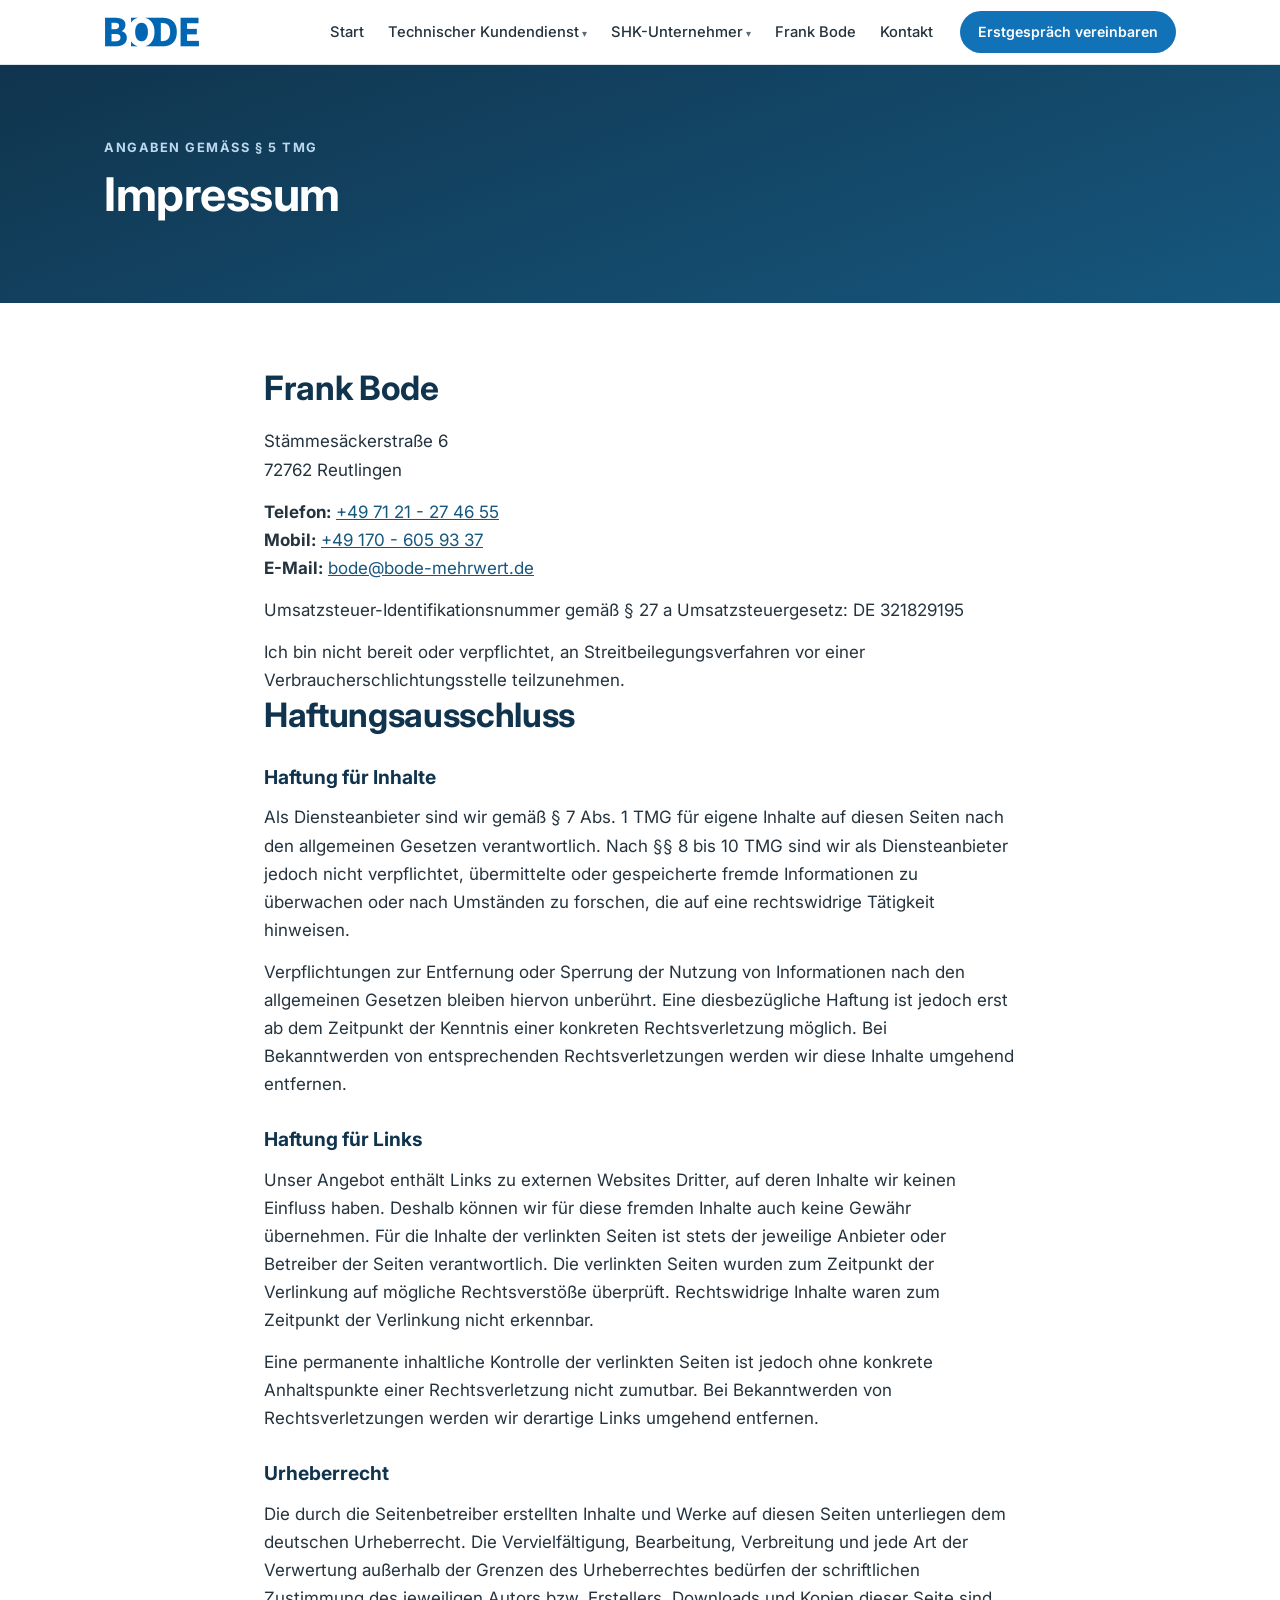
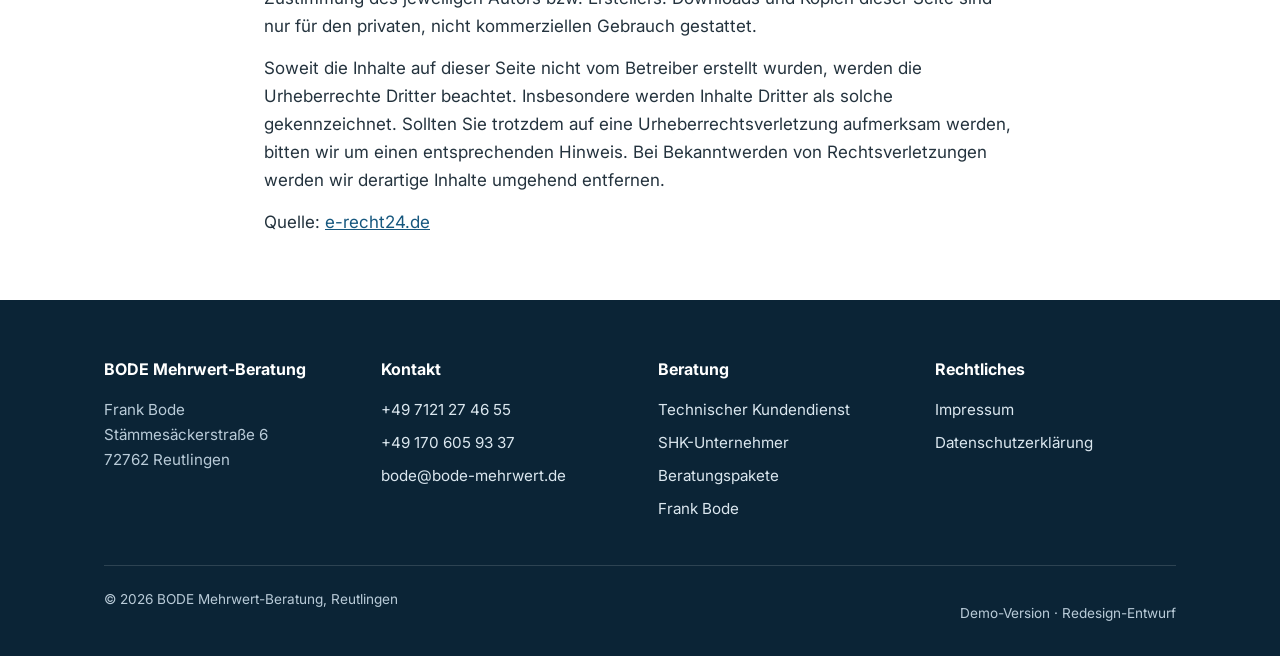
<file: impressum.html>
<!DOCTYPE html>
<html lang="de">
<head>
<meta charset="utf-8">
<meta name="viewport" content="width=device-width, initial-scale=1.0">
<title>Impressum – BODE Mehrwert-Beratung, Reutlingen</title>
<meta name="description" content="Impressum der BODE Mehrwert-Beratung, Frank Bode, Stämmesäckerstraße 6, 72762 Reutlingen. Angaben gemäß § 5 TMG.">
<meta name="robots" content="index,follow">
<link rel="preconnect" href="https://fonts.googleapis.com">
<link rel="preconnect" href="https://fonts.gstatic.com" crossorigin>
<link href="https://fonts.googleapis.com/css2?family=Inter:wght@400;500;600;700;800&display=swap" rel="stylesheet">
<link rel="stylesheet" href="css/style.css">
</head>
<body>
<a class="skip-link" href="#inhalt">Zum Inhalt springen</a>

<header class="site-header">
  <div class="container header-inner">
    <a class="logo" href="index.html"><img src="assets/logo.webp" alt="BODE Mehrwert-Beratung – zur Startseite" width="99" height="30"></a>
    <button class="nav-toggle" aria-expanded="false" aria-label="Menü öffnen">☰</button>
    <nav class="main-nav" aria-label="Hauptnavigation">
      <ul>
        <li><a href="index.html">Start</a></li>
        <li class="has-sub"><a href="beratung.html">Technischer Kundendienst</a>
          <ul>
            <li><a href="beratung.html">Beratung</a></li>
            <li><a href="beratungsprozess-techn-kundendienst.html">Beratungsprozess</a></li>
            <li><a href="beratungsschwerpunkte.html">Beratungsschwerpunkte</a></li>
          </ul>
        </li>
        <li class="has-sub"><a href="mehrwert-beratung.html">SHK-Unternehmer</a>
          <ul>
            <li><a href="mehrwert-beratung.html">Mehrwert-Beratung</a></li>
            <li><a href="beratungsprozess.html">Beratungsprozess</a></li>
            <li><a href="beratungspakete.html">Beratungspakete</a></li>
          </ul>
        </li>
        <li><a href="frank-bode.html">Frank Bode</a></li>
        <li><a href="kontakt.html">Kontakt</a></li>
      </ul>
    </nav>
    <a class="btn btn-sm header-cta" href="kontakt.html">Erstgespräch vereinbaren</a>
  </div>
</header>

<main id="inhalt">

  <div class="hero">
    <div class="container">
      <span class="kicker">Angaben gemäß § 5 TMG</span>
      <h1>Impressum</h1>
    </div>
  </div>

  <section>
    <div class="container" style="max-width:800px">
      <h2>Frank Bode</h2>
      <p>Stämmesäckerstraße 6<br>72762 Reutlingen</p>
      <p><strong>Telefon:</strong> <a href="tel:+497121274655">+49 71 21 - 27 46 55</a><br>
      <strong>Mobil:</strong> <a href="tel:+491706059337">+49 170 - 605 93 37</a><br>
      <strong>E-Mail:</strong> <a href="mailto:bode@bode-mehrwert.de">bode@bode-mehrwert.de</a></p>
      <p>Umsatzsteuer-Identifikationsnummer gemäß § 27 a Umsatzsteuergesetz: DE 321829195</p>
      <p>Ich bin nicht bereit oder verpflichtet, an Streitbeilegungsverfahren vor einer Verbraucherschlichtungsstelle teilzunehmen.</p>

      <h2>Haftungsausschluss</h2>

      <h3>Haftung für Inhalte</h3>
      <p>Als Diensteanbieter sind wir gemäß § 7 Abs. 1 TMG für eigene Inhalte auf diesen Seiten nach den allgemeinen Gesetzen verantwortlich. Nach §§ 8 bis 10 TMG sind wir als Diensteanbieter jedoch nicht verpflichtet, übermittelte oder gespeicherte fremde Informationen zu überwachen oder nach Umständen zu forschen, die auf eine rechtswidrige Tätigkeit hinweisen.</p>
      <p>Verpflichtungen zur Entfernung oder Sperrung der Nutzung von Informationen nach den allgemeinen Gesetzen bleiben hiervon unberührt. Eine diesbezügliche Haftung ist jedoch erst ab dem Zeitpunkt der Kenntnis einer konkreten Rechtsverletzung möglich. Bei Bekanntwerden von entsprechenden Rechtsverletzungen werden wir diese Inhalte umgehend entfernen.</p>

      <h3>Haftung für Links</h3>
      <p>Unser Angebot enthält Links zu externen Websites Dritter, auf deren Inhalte wir keinen Einfluss haben. Deshalb können wir für diese fremden Inhalte auch keine Gewähr übernehmen. Für die Inhalte der verlinkten Seiten ist stets der jeweilige Anbieter oder Betreiber der Seiten verantwortlich. Die verlinkten Seiten wurden zum Zeitpunkt der Verlinkung auf mögliche Rechtsverstöße überprüft. Rechtswidrige Inhalte waren zum Zeitpunkt der Verlinkung nicht erkennbar.</p>
      <p>Eine permanente inhaltliche Kontrolle der verlinkten Seiten ist jedoch ohne konkrete Anhaltspunkte einer Rechtsverletzung nicht zumutbar. Bei Bekanntwerden von Rechtsverletzungen werden wir derartige Links umgehend entfernen.</p>

      <h3>Urheberrecht</h3>
      <p>Die durch die Seitenbetreiber erstellten Inhalte und Werke auf diesen Seiten unterliegen dem deutschen Urheberrecht. Die Vervielfältigung, Bearbeitung, Verbreitung und jede Art der Verwertung außerhalb der Grenzen des Urheberrechtes bedürfen der schriftlichen Zustimmung des jeweiligen Autors bzw. Erstellers. Downloads und Kopien dieser Seite sind nur für den privaten, nicht kommerziellen Gebrauch gestattet.</p>
      <p>Soweit die Inhalte auf dieser Seite nicht vom Betreiber erstellt wurden, werden die Urheberrechte Dritter beachtet. Insbesondere werden Inhalte Dritter als solche gekennzeichnet. Sollten Sie trotzdem auf eine Urheberrechtsverletzung aufmerksam werden, bitten wir um einen entsprechenden Hinweis. Bei Bekanntwerden von Rechtsverletzungen werden wir derartige Inhalte umgehend entfernen.</p>
      <p>Quelle: <a href="https://www.e-recht24.de/impressum-generator.html" rel="noopener">e-recht24.de</a></p>
    </div>
  </section>

</main>

<footer class="site-footer">
  <div class="container">
    <div class="footer-grid">
      <div>
        <h3>BODE Mehrwert-Beratung</h3>
        <p>Frank Bode<br>Stämmesäckerstraße 6<br>72762 Reutlingen</p>
      </div>
      <div>
        <h3>Kontakt</h3>
        <ul>
          <li><a href="tel:+497121274655">+49 7121 27 46 55</a></li>
          <li><a href="tel:+491706059337">+49 170 605 93 37</a></li>
          <li><a href="mailto:bode@bode-mehrwert.de">bode@bode-mehrwert.de</a></li>
        </ul>
      </div>
      <div>
        <h3>Beratung</h3>
        <ul>
          <li><a href="beratung.html">Technischer Kundendienst</a></li>
          <li><a href="mehrwert-beratung.html">SHK-Unternehmer</a></li>
          <li><a href="beratungspakete.html">Beratungspakete</a></li>
          <li><a href="frank-bode.html">Frank Bode</a></li>
        </ul>
      </div>
      <div>
        <h3>Rechtliches</h3>
        <ul>
          <li><a href="impressum.html">Impressum</a></li>
          <li><a href="datenschutz.html">Datenschutzerklärung</a></li>
        </ul>
      </div>
    </div>
    <div class="footer-bottom">
      <p>© 2026 BODE Mehrwert-Beratung, Reutlingen</p>
      <p>Demo-Version · Redesign-Entwurf</p>
    </div>
  </div>
</footer>
<script src="js/main.js"></script>
</body>
</html>
</file>
<file: css/style.css>
/* BODE Mehrwert-Beratung – Relaunch-Demo */
:root {
  /* ===== AKZENTFARBE ZENTRAL ÄNDERN =====
     Nur die drei --accent-Werte anpassen, der Rest der Seite folgt automatisch.
     Aktuell: Logo-Blau. Alternative (früheres Orange): #e8792b / #cf6518 / #fdeedd */
  --accent: #1272b8;        /* Buttons, Links-Akzente, Kicker */
  --accent-dark: #0e5c94;   /* Hover-Zustand */
  --accent-tint: #e8f1f8;   /* helle Fläche (Chips, Badges) */
  --accent-on-dark: #bcd9ef;/* Akzent-Text auf dunklem Hintergrund */

  --navy: #10344d;
  --navy-dark: #0b2436;
  --petrol: #16577e;
  --bg: #ffffff;
  --bg-soft: #f4f7f9;
  --text: #24333e;
  --text-soft: #5a6b77;
  --border: #dde5ea;
  --radius: 12px;
  --shadow: 0 6px 24px rgba(16, 52, 77, .09);
  --maxw: 1120px;
}

* { box-sizing: border-box; margin: 0; padding: 0; }
html { scroll-behavior: smooth; }
body {
  font-family: "Inter", -apple-system, BlinkMacSystemFont, "Segoe UI", Roboto, Helvetica, Arial, sans-serif;
  color: var(--text);
  background: var(--bg);
  line-height: 1.65;
  font-size: 17px;
}
img { max-width: 100%; height: auto; display: block; }
a { color: var(--petrol); }

.container { max-width: var(--maxw); margin: 0 auto; padding: 0 24px; }

/* Skip link */
.skip-link {
  position: absolute; left: -9999px; top: 0; background: var(--navy); color: #fff;
  padding: 10px 18px; z-index: 200; border-radius: 0 0 8px 0;
}
.skip-link:focus { left: 0; }

/* Header */
.site-header {
  position: sticky; top: 0; z-index: 100;
  background: rgba(255, 255, 255, .96);
  backdrop-filter: blur(8px);
  border-bottom: 1px solid var(--border);
}
.header-inner {
  display: flex; align-items: center; justify-content: space-between;
  gap: 16px; min-height: 64px;
}
.logo { text-decoration: none; display: flex; align-items: center; flex-shrink: 0; }
.logo img { height: 30px; width: auto; display: block; }

.main-nav { margin-left: auto; }
.main-nav ul { list-style: none; display: flex; gap: 2px; align-items: center; }
.main-nav a {
  display: block; padding: 9px 11px; text-decoration: none; color: var(--text);
  font-weight: 500; font-size: .92rem; border-radius: 8px; white-space: nowrap;
}
.main-nav a:hover, .main-nav a[aria-current="page"] { background: var(--bg-soft); color: var(--navy); }
.main-nav li { position: relative; }
.main-nav li.has-sub > a::after { content: " ▾"; font-size: .7em; color: var(--text-soft); }
.main-nav li.has-sub > ul {
  display: none; position: absolute; top: 100%; left: 0; min-width: 240px;
  background: #fff; border: 1px solid var(--border); border-radius: var(--radius);
  box-shadow: var(--shadow); padding: 8px; flex-direction: column; gap: 2px;
}
.main-nav li.has-sub:hover > ul, .main-nav li.has-sub:focus-within > ul { display: flex; }

.btn {
  display: inline-block; background: var(--accent); color: #fff !important;
  font-weight: 600; text-decoration: none; padding: 12px 22px; border-radius: 999px;
  border: none; cursor: pointer; font-size: .95rem; transition: background .15s ease;
}
.btn:hover { background: var(--accent-dark); }
.btn-outline { background: transparent; color: var(--navy) !important; border: 2px solid var(--navy); }
.btn-outline:hover { background: var(--navy); color: #fff !important; }
.btn-lg { padding: 15px 30px; font-size: 1.05rem; margin-bottom:12px;}
.btn-sm { padding: 9px 18px; font-size: .88rem; white-space: nowrap; }

.nav-toggle { display: none; background: none; border: 1px solid var(--border); border-radius: 8px; padding: 8px 12px; font-size: 1.2rem; cursor: pointer; color: var(--navy); }

/* Hero */
.hero { background: linear-gradient(160deg, var(--navy) 0%, var(--petrol) 100%); color: #fff; padding: 72px 0 64px; }
.hero .kicker { color: var(--accent-on-dark); }
.hero .btn:not(.btn-outline) { background: #fff; color: var(--navy) !important; }
.hero .btn:not(.btn-outline):hover { background: var(--accent-tint); }
.hero h1 { font-size: clamp(1.9rem, 4vw, 2.9rem); line-height: 1.15; max-width: 22ch; margin-bottom: 18px; letter-spacing: -.01em; }
.hero p.lead { font-size: 1.15rem; max-width: 60ch; color: #dbe7ef; margin-bottom: 30px; }
.hero .hero-ctas { display: flex; gap: 14px; flex-wrap: wrap; }
.hero .btn-outline { border-color: #fff; color: #fff !important; }
.hero .btn-outline:hover { background: #fff; color: var(--navy) !important; }
.hero-grid { display: grid; grid-template-columns: 1.4fr 1fr; gap: 48px; align-items: center; }
.hero-grid img { border-radius: var(--radius); box-shadow: var(--shadow); }

/* Fact bar */
.fact-bar { background: var(--navy-dark); color: #cfe0eb; padding: 14px 0; font-size: .95rem; }
.fact-bar .container { display: flex; gap: 12px 36px; flex-wrap: wrap; justify-content: center; }
.fact-bar strong { color: #fff; }

/* Sections */
section { padding: 64px 0; }
section.alt { background: var(--bg-soft); }
.kicker { text-transform: uppercase; letter-spacing: .12em; font-size: .8rem; font-weight: 700; color: var(--accent); display: block; margin-bottom: 10px; }
h2 { font-size: clamp(1.5rem, 3vw, 2.1rem); color: var(--navy); line-height: 1.25; margin-bottom: 18px; letter-spacing: -.01em; }
h3 { font-size: 1.2rem; color: var(--navy); margin: 26px 0 10px; }
p + p { margin-top: 14px; }
.section-intro { max-width: 70ch; color: var(--text-soft); margin-bottom: 36px; }

/* Cards */
.card-grid { display: grid; grid-template-columns: repeat(auto-fit, minmax(280px, 1fr)); gap: 24px; }
.card {
  background: #fff; border: 1px solid var(--border); border-radius: var(--radius);
  padding: 28px; box-shadow: var(--shadow);
}
.card h3 { margin-top: 0; }
.card ul { padding-left: 20px; margin-top: 10px; }
.card ul li { margin-bottom: 8px; }
.card .card-link { display: inline-block; margin-top: 16px; font-weight: 600; text-decoration: none; }

/* Checklist */
.checklist { list-style: none; margin: 22px 0; }
.checklist li { padding-left: 34px; position: relative; margin-bottom: 12px; }
.checklist li::before {
  content: "✓"; position: absolute; left: 0; top: 0;
  width: 24px; height: 24px; border-radius: 50%; background: var(--accent);
  color: #fff; font-size: .8rem; font-weight: 700; display: flex; align-items: center; justify-content: center;
}
.checklist.q li::before { content: "?"; background: var(--petrol); }

/* Process steps */
.steps { counter-reset: step; display: grid; gap: 20px; margin-top: 30px; }
.step { background: #fff; border: 1px solid var(--border); border-radius: var(--radius); padding: 26px 26px 26px 84px; position: relative; box-shadow: var(--shadow); }
.step::before {
  counter-increment: step; content: counter(step);
  position: absolute; left: 24px; top: 26px; width: 42px; height: 42px;
  background: var(--navy); color: #fff; border-radius: 50%; font-weight: 700; font-size: 1.1rem;
  display: flex; align-items: center; justify-content: center;
}
.step h3 { margin-top: 0; }

/* Three pillars (Dreisatz) */
.pillars { display: grid; grid-template-columns: repeat(auto-fit, minmax(260px, 1fr)); gap: 24px; }
.pillar { background: var(--navy); color: #fff; border-radius: var(--radius); padding: 30px; }
.pillar:nth-child(2) { background: var(--petrol); }
.pillar:nth-child(3) { background: var(--accent); }
.pillar h3 { color: #fff; margin-top: 0; letter-spacing: .06em; }
.pillar p.sub { font-weight: 600; margin-bottom: 12px; color: rgba(255,255,255,.9); }
.pillar ul { list-style: none; }
.pillar li { padding: 5px 0; border-bottom: 1px solid rgba(255,255,255,.18); font-size: .95rem; }
.pillar li:last-child { border-bottom: none; }

/* Pricing */
.pricing { display: grid; grid-template-columns: repeat(auto-fit, minmax(290px, 1fr)); gap: 24px; align-items: stretch; }
.price-card { background: #fff; border: 1px solid var(--border); border-radius: var(--radius); padding: 30px; box-shadow: var(--shadow); display: flex; flex-direction: column; }
.price-card.featured { border: 2px solid var(--accent); position: relative; }
.price-card.featured::before {
  content: "Beliebt"; position: absolute; top: -13px; left: 50%; transform: translateX(-50%);
  background: var(--accent); color: #fff; font-size: .75rem; font-weight: 700;
  padding: 3px 14px; border-radius: 999px; letter-spacing: .06em;
}
.price-card h3 { margin-top: 0; font-size: 1.5rem; }
.price-card .focus { color: var(--accent); font-weight: 600; margin-bottom: 18px; }
.price-card h4 { font-size: .85rem; letter-spacing: .1em; text-transform: uppercase; color: var(--text-soft); margin: 18px 0 6px; }
.price-card ul { padding-left: 20px; }
.price-card li { margin-bottom: 6px; font-size: .95rem; }
.price-card .btn { margin-top: auto; text-align: center; }
.price-card p { font-size: .95rem; }

/* Quote */
blockquote.pull {
  border-left: 4px solid var(--accent); background: var(--bg-soft);
  padding: 26px 30px; border-radius: 0 var(--radius) var(--radius) 0;
  font-size: 1.15rem; color: var(--navy); font-style: italic; margin: 30px 0;
}
blockquote.pull footer { font-style: normal; font-size: .9rem; color: var(--text-soft); margin-top: 12px; }

/* Testimonials */
.testimonials { display: grid; grid-template-columns: repeat(auto-fit, minmax(280px, 1fr)); gap: 24px; }
.testimonial { background: #fff; border: 1px dashed var(--accent); border-radius: var(--radius); padding: 26px; }
.testimonial .placeholder-tag { display: inline-block; background: var(--accent-tint); color: var(--accent-dark); font-size: .72rem; font-weight: 700; letter-spacing: .08em; text-transform: uppercase; padding: 3px 10px; border-radius: 999px; margin-bottom: 12px; }
.testimonial footer { margin-top: 14px; font-weight: 600; color: var(--navy); font-size: .92rem; }

/* FAQ */
.faq details {
  background: #fff; border: 1px solid var(--border); border-radius: var(--radius);
  padding: 0; margin-bottom: 12px; box-shadow: var(--shadow); overflow: hidden;
}
.faq summary {
  cursor: pointer; font-weight: 600; color: var(--navy); padding: 18px 22px;
  list-style: none; position: relative; padding-right: 48px;
}
.faq summary::-webkit-details-marker { display: none; }
.faq summary::after { content: "+"; position: absolute; right: 20px; top: 50%; transform: translateY(-50%); font-size: 1.4rem; color: var(--accent); }
.faq details[open] summary::after { content: "–"; }
.faq details > div { padding: 0 22px 20px; color: var(--text-soft); }

/* Two-col */
.two-col { display: grid; grid-template-columns: 1fr 1fr; gap: 48px; align-items: center; }
.two-col img { border-radius: var(--radius); box-shadow: var(--shadow); }

/* Experiment gallery */
.experiment-pair { display: grid; grid-template-columns: 1fr 1fr; gap: 16px; margin: 18px 0 30px; }
.experiment-pair img { border-radius: var(--radius); box-shadow: var(--shadow); }

/* CTA band */
.cta-band { background: linear-gradient(135deg, var(--accent) 0%, var(--accent-dark) 100%); color: #fff; text-align: center; }
.cta-band h2 { color: #fff; }
.cta-band p { max-width: 60ch; margin: 0 auto 26px; color: var(--accent-on-dark); }
.cta-band .btn { background: #fff; color: var(--navy) !important; }
.cta-band .btn:hover { background: var(--bg-soft); }
.cta-meta { margin-top: 16px; font-size: .95rem; color: var(--accent-on-dark); }
.cta-meta a { color: #fff; }
.direct-contact { display: flex; flex-wrap: wrap; gap: 10px 22px; margin-top: 20px; }
.direct-contact a { color: var(--navy); text-decoration: none; }
.direct-contact a:hover { color: var(--accent); text-decoration: underline; }
.contact-button { margin-top: 14px; }

/* Contact */
.contact-grid { display: grid; grid-template-columns: 1fr 1.2fr; gap: 48px; align-items: start; }
.contact-card { background: #fff; border: 1px solid var(--border); border-radius: var(--radius); padding: 30px; box-shadow: var(--shadow); }
.contact-card p { margin-bottom: 10px; }
form .field { margin-bottom: 18px; }
form label { display: block; font-weight: 600; font-size: .92rem; margin-bottom: 6px; color: var(--navy); }
form input[type="text"], form input[type="email"], form textarea {
  width: 100%; padding: 12px 14px; border: 1px solid var(--border); border-radius: 8px;
  font: inherit; background: #fff;
}
form input:focus, form textarea:focus { outline: 2px solid var(--petrol); border-color: var(--petrol); }
form fieldset { border: 1px solid var(--border); border-radius: 8px; padding: 14px 16px; margin-bottom: 18px; }
form legend { font-weight: 600; font-size: .92rem; color: var(--navy); padding: 0 6px; }
form .check { display: flex; gap: 10px; align-items: flex-start; font-size: .92rem; margin: 8px 0; }
form .check input { margin-top: 4px; }
.form-note { font-size: .85rem; color: var(--text-soft); margin-top: 12px; }

/* Breadcrumb */
.breadcrumb { font-size: .85rem; color: var(--text-soft); padding: 16px 0 0; }
.breadcrumb ol { list-style: none; display: flex; flex-wrap: wrap; gap: 6px; }
.breadcrumb li + li::before { content: "›"; margin-right: 6px; color: var(--border); }
.breadcrumb a { color: var(--text-soft); text-decoration: none; }
.breadcrumb a:hover { color: var(--petrol); }

/* Footer */
.site-footer { background: var(--navy-dark); color: #b9cbd8; padding: 56px 0 32px; margin-top: 0; font-size: .95rem; }
.footer-grid { display: grid; grid-template-columns: repeat(auto-fit, minmax(220px, 1fr)); gap: 36px; margin-bottom: 36px; }
.site-footer h3 { color: #fff; font-size: 1rem; margin: 0 0 14px; }
.site-footer ul { list-style: none; }
.site-footer li { margin-bottom: 8px; }
.site-footer a { color: #dbe7ef; text-decoration: none; }
.site-footer a:hover { color: #fff; text-decoration: underline; }
.footer-bottom { border-top: 1px solid rgba(255,255,255,.14); padding-top: 22px; display: flex; justify-content: space-between; flex-wrap: wrap; gap: 12px; font-size: .85rem; }

/* Responsive */
@media (max-width: 920px) {
  .hero-grid, .two-col, .contact-grid { grid-template-columns: 1fr; }
  .contact-form { order: 1; }
  .contact-info { order: 2; }
  .nav-toggle { display: block; }
  .main-nav { display: none; position: absolute; top: 100%; left: 0; right: 0; background: #fff; border-bottom: 1px solid var(--border); box-shadow: var(--shadow); }
  .main-nav.open { display: block; }
  .main-nav ul { flex-direction: column; align-items: stretch; padding: 12px 20px; }
  .main-nav li.has-sub > ul { display: flex; position: static; box-shadow: none; border: none; padding-left: 18px; }
  .header-cta { display: none; }
}
</file>
